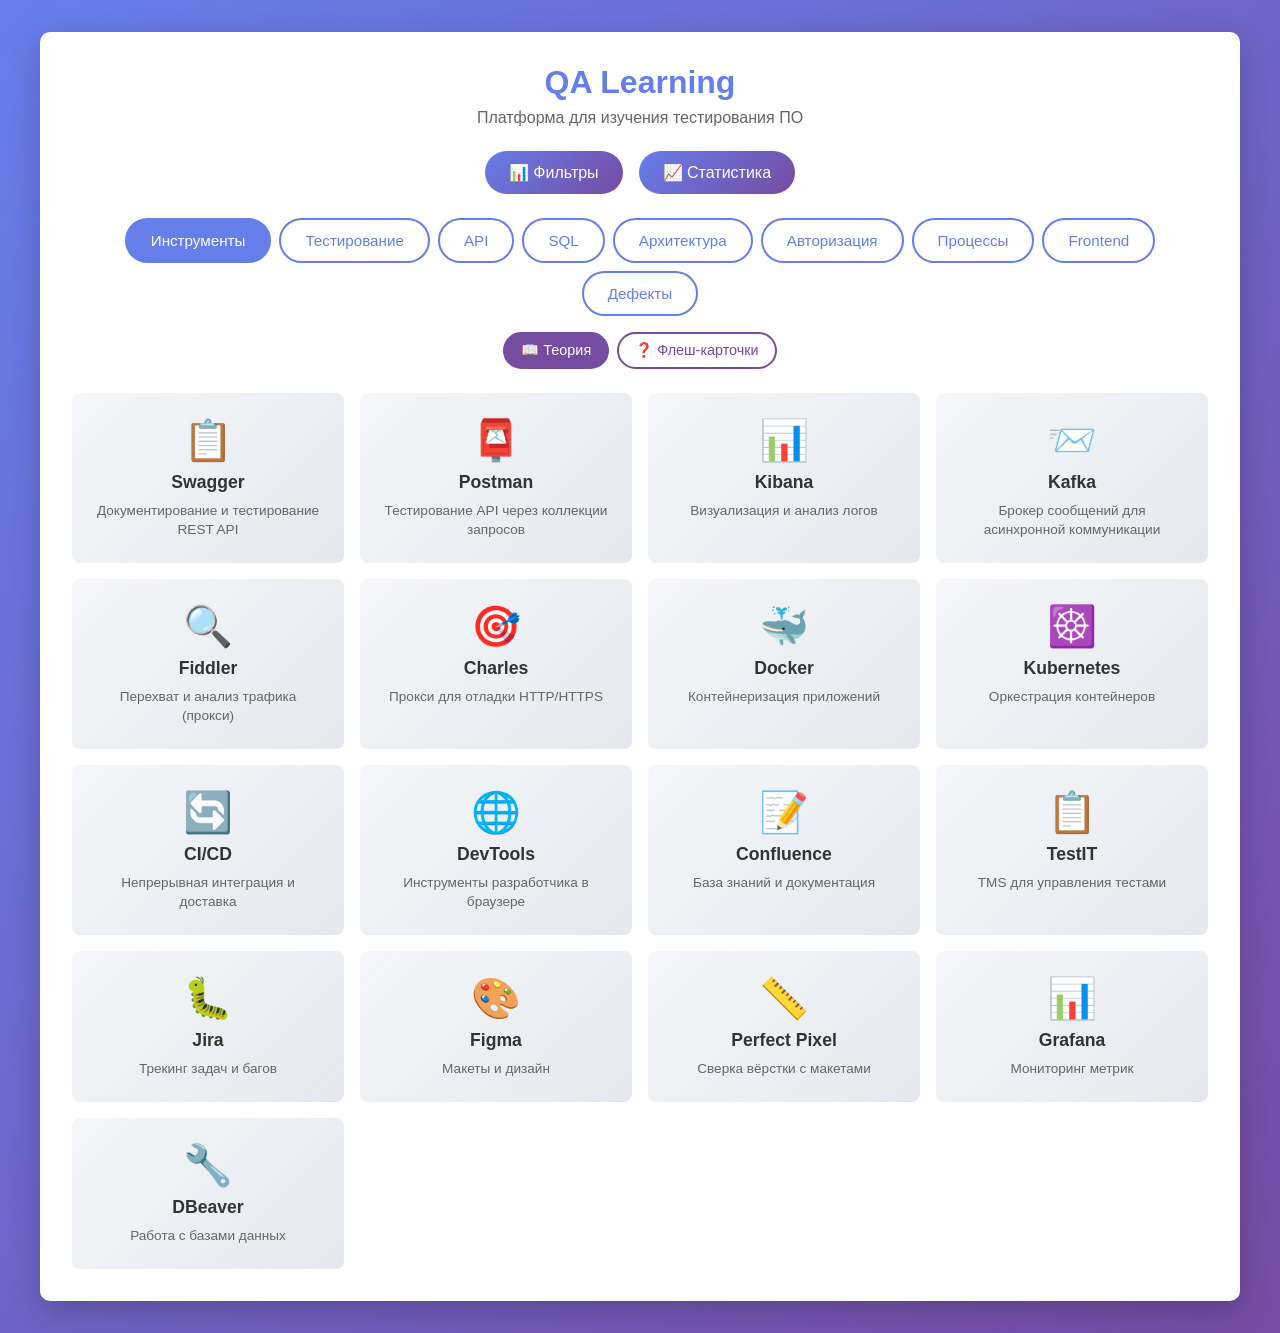
<file: index.html>
<!DOCTYPE html>
<html lang="ru">
<head>
    <meta charset="UTF-8">
    <meta name="viewport" content="width=device-width, initial-scale=1.0">
    <title>QA Learning</title>
    <link rel="stylesheet" href="style.css">
</head>
<body>
    <div class="container">
        <h1>QA Learning</h1>
        <p class="subtitle">Платформа для изучения тестирования ПО</p>
        <div class="header-links">
            <a href="filters.html" class="stats-link">📊 Фильтры</a>
            <a href="stats.html" class="stats-link">📈 Статистика</a>
        </div>
        <div id="section-tabs"></div>
        <div class="cards" id="app"></div>
    </div>
    <div class="modal" id="modal">
        <div class="modal-content">
            <button class="modal-close" id="modal-close">&times;</button>
            <div id="modal-body"></div>
        </div>
    </div>
    <script src="script.js"></script>
</body>
</html>
</file>
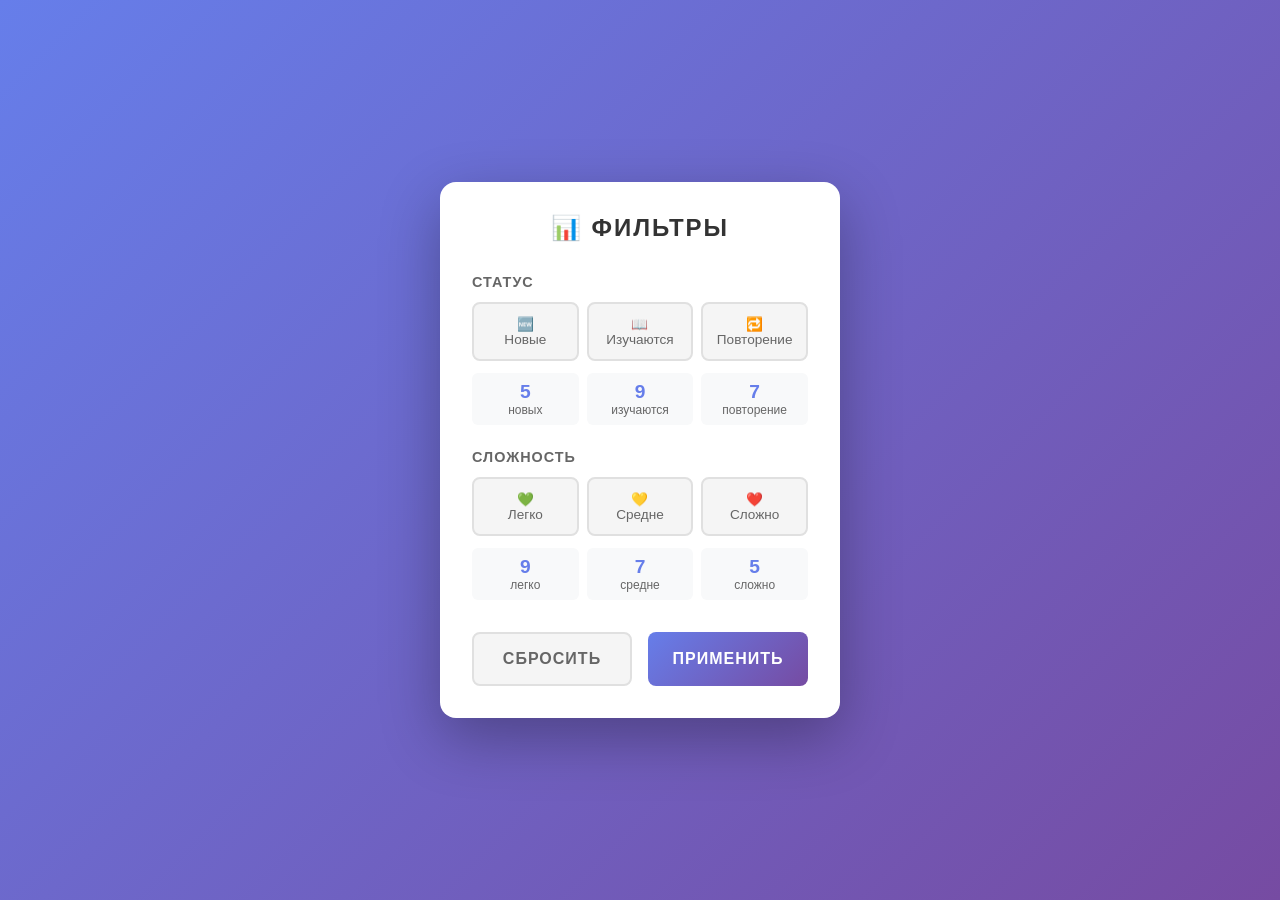
<file: filters.html>
<!DOCTYPE html>
<html lang="ru">
<head>
    <meta charset="UTF-8">
    <meta name="viewport" content="width=device-width, initial-scale=1.0">
    <title>QA Learning - Фильтры</title>
    <style>
        * {
            margin: 0;
            padding: 0;
            box-sizing: border-box;
        }

        body {
            font-family: -apple-system, BlinkMacSystemFont, 'Segoe UI', Roboto, Oxygen, Ubuntu, sans-serif;
            background: linear-gradient(135deg, #667eea 0%, #764ba2 100%);
            min-height: 100vh;
            display: flex;
            justify-content: center;
            align-items: center;
            padding: 1rem;
        }

        .container {
            background: white;
            border-radius: 16px;
            padding: 2rem;
            width: 100%;
            max-width: 400px;
            box-shadow: 0 20px 60px rgba(0, 0, 0, 0.3);
        }

        .header {
            text-align: center;
            margin-bottom: 2rem;
        }

        .header h1 {
            font-size: 1.5rem;
            font-weight: 700;
            color: #333;
            letter-spacing: 2px;
            text-transform: uppercase;
        }

        .filter-group {
            margin-bottom: 1.5rem;
        }

        .filter-label {
            font-size: 0.9rem;
            font-weight: 600;
            color: #666;
            margin-bottom: 0.75rem;
            text-transform: uppercase;
            letter-spacing: 1px;
        }

        .filter-options {
            display: grid;
            grid-template-columns: repeat(3, 1fr);
            gap: 0.5rem;
        }

        .filter-option {
            position: relative;
        }

        .filter-option input[type="radio"] {
            position: absolute;
            opacity: 0;
            width: 0;
            height: 0;
        }

        .filter-option label {
            display: flex;
            align-items: center;
            justify-content: center;
            padding: 0.75rem 0.5rem;
            background: #f5f5f5;
            border: 2px solid #e0e0e0;
            border-radius: 8px;
            cursor: pointer;
            font-size: 0.85rem;
            font-weight: 500;
            color: #666;
            transition: all 0.3s ease;
            text-align: center;
            min-height: 50px;
        }

        .filter-option label:hover {
            background: #e8e8e8;
            border-color: #ccc;
        }

        .filter-option input[type="radio"]:checked + label {
            background: linear-gradient(135deg, #667eea 0%, #764ba2 100%);
            border-color: #667eea;
            color: white;
            box-shadow: 0 4px 15px rgba(102, 126, 234, 0.4);
        }

        .filter-option input[type="checkbox"] {
            position: absolute;
            opacity: 0;
            width: 0;
            height: 0;
        }

        .filter-option input[type="checkbox"]:checked + label {
            background: linear-gradient(135deg, #667eea 0%, #764ba2 100%);
            border-color: #667eea;
            color: white;
            box-shadow: 0 4px 15px rgba(102, 126, 234, 0.4);
        }

        .buttons {
            display: grid;
            grid-template-columns: 1fr 1fr;
            gap: 1rem;
            margin-top: 2rem;
        }

        .btn {
            padding: 1rem;
            border: none;
            border-radius: 8px;
            font-size: 1rem;
            font-weight: 600;
            cursor: pointer;
            transition: all 0.3s ease;
            text-transform: uppercase;
            letter-spacing: 1px;
        }

        .btn-reset {
            background: #f5f5f5;
            color: #666;
            border: 2px solid #e0e0e0;
        }

        .btn-reset:hover {
            background: #e8e8e8;
            border-color: #ccc;
        }

        .btn-apply {
            background: linear-gradient(135deg, #667eea 0%, #764ba2 100%);
            color: white;
            border: none;
        }

        .btn-apply:hover {
            transform: translateY(-2px);
            box-shadow: 0 6px 20px rgba(102, 126, 234, 0.4);
        }

        .btn-apply:active {
            transform: translateY(0);
        }

        /* Счётчики */
        .counters {
            display: grid;
            grid-template-columns: repeat(3, 1fr);
            gap: 0.5rem;
            margin-top: 0.75rem;
        }

        .counter {
            text-align: center;
            padding: 0.5rem;
            background: #f8f9fa;
            border-radius: 6px;
            font-size: 0.75rem;
            color: #666;
        }

        .counter-value {
            display: block;
            font-size: 1.2rem;
            font-weight: bold;
            color: #667eea;
        }

        /* Результаты */
        .results {
            margin-top: 2rem;
            padding: 1.5rem;
            background: #f8f9fa;
            border-radius: 8px;
            display: none;
        }

        .results.active {
            display: block;
        }

        .results h3 {
            font-size: 1rem;
            color: #333;
            margin-bottom: 1rem;
        }

        .results-list {
            list-style: none;
        }

        .results-item {
            padding: 0.75rem;
            background: white;
            border-radius: 6px;
            margin-bottom: 0.5rem;
            border-left: 3px solid #667eea;
        }

        .results-item strong {
            color: #333;
        }

        .results-item span {
            color: #666;
            font-size: 0.85rem;
        }

        /* Адаптив */
        @media (max-width: 480px) {
            .container {
                padding: 1.5rem;
            }

            .filter-options {
                grid-template-columns: 1fr;
            }

            .buttons {
                grid-template-columns: 1fr;
            }
        }
    </style>
</head>
<body>
    <div class="container">
        <div class="header">
            <h1>📊 Фильтры</h1>
        </div>

        <!-- Фильтр: Статус -->
        <div class="filter-group">
            <div class="filter-label">Статус</div>
            <div class="filter-options">
                <div class="filter-option">
                    <input type="radio" name="status" id="status-new" value="new">
                    <label for="status-new">🆕<br>Новые</label>
                </div>
                <div class="filter-option">
                    <input type="radio" name="status" id="status-study" value="study">
                    <label for="status-study">📖<br>Изучаются</label>
                </div>
                <div class="filter-option">
                    <input type="radio" name="status" id="status-repeat" value="repeat">
                    <label for="status-repeat">🔁<br>Повторение</label>
                </div>
            </div>
            <div class="counters">
                <div class="counter">
                    <span class="counter-value" id="count-new">0</span>
                    новых
                </div>
                <div class="counter">
                    <span class="counter-value" id="count-study">0</span>
                    изучаются
                </div>
                <div class="counter">
                    <span class="counter-value" id="count-repeat">0</span>
                    повторение
                </div>
            </div>
        </div>

        <!-- Фильтр: Сложность -->
        <div class="filter-group">
            <div class="filter-label">Сложность</div>
            <div class="filter-options">
                <div class="filter-option">
                    <input type="checkbox" name="difficulty" id="diff-easy" value="easy">
                    <label for="diff-easy">💚<br>Легко</label>
                </div>
                <div class="filter-option">
                    <input type="checkbox" name="difficulty" id="diff-medium" value="medium">
                    <label for="diff-medium">💛<br>Средне</label>
                </div>
                <div class="filter-option">
                    <input type="checkbox" name="difficulty" id="diff-hard" value="hard">
                    <label for="diff-hard">❤️<br>Сложно</label>
                </div>
            </div>
            <div class="counters">
                <div class="counter">
                    <span class="counter-value" id="count-easy">0</span>
                    легко
                </div>
                <div class="counter">
                    <span class="counter-value" id="count-medium">0</span>
                    средне
                </div>
                <div class="counter">
                    <span class="counter-value" id="count-hard">0</span>
                    сложно
                </div>
            </div>
        </div>

        <!-- Кнопки -->
        <div class="buttons">
            <button class="btn btn-reset" onclick="resetFilters()">Сбросить</button>
            <button class="btn btn-apply" onclick="applyFilters()">Применить</button>
        </div>

        <!-- Результаты -->
        <div class="results" id="results">
            <h3>📋 Результаты фильтрации:</h3>
            <ul class="results-list" id="results-list"></ul>
        </div>
    </div>

    <script>
        // Данные карточек (можно расширять)
        const flashcardsData = [
            { id: 1, question: 'Что такое Swagger?', answer: 'Инструмент для документирования API', status: 'study', difficulty: 'easy' },
            { id: 2, question: 'Что такое Postman?', answer: 'Инструмент для тестирования API', status: 'study', difficulty: 'easy' },
            { id: 3, question: 'Что такое Kibana?', answer: 'Визуализация и анализ логов', status: 'repeat', difficulty: 'medium' },
            { id: 4, question: 'Что такое Kafka?', answer: 'Брокер сообщений для асинхронной коммуникации', status: 'new', difficulty: 'hard' },
            { id: 5, question: 'Что такое Fiddler?', answer: 'Прокси для перехвата трафика', status: 'study', difficulty: 'medium' },
            { id: 6, question: 'Что такое Docker?', answer: 'Контейнеризация приложений', status: 'repeat', difficulty: 'hard' },
            { id: 7, question: 'Что такое Kubernetes?', answer: 'Оркестрация контейнеров', status: 'new', difficulty: 'hard' },
            { id: 8, question: 'Что такое CI/CD?', answer: 'Непрерывная интеграция и доставка', status: 'study', difficulty: 'medium' },
            { id: 9, question: 'Что такое DevTools?', answer: 'Инструменты разработчика в браузере', status: 'repeat', difficulty: 'easy' },
            { id: 10, question: 'Что такое тестирование?', answer: 'Оценка качества системы', status: 'repeat', difficulty: 'easy' },
            { id: 11, question: 'Виды тестирования', answer: 'Функциональное, нефункциональное, связанное с изменениями', status: 'study', difficulty: 'medium' },
            { id: 12, question: 'Методы тест-дизайна', answer: 'Эквивалентное разделение, граничные значения и др.', status: 'new', difficulty: 'hard' },
            { id: 13, question: 'REST vs SOAP', answer: 'REST — архитектурный стиль, SOAP — протокол', status: 'study', difficulty: 'medium' },
            { id: 14, question: 'HTTP-методы', answer: 'GET, POST, PUT, PATCH, DELETE', status: 'repeat', difficulty: 'easy' },
            { id: 15, question: 'Что такое SQL?', answer: 'Язык структурированных запросов', status: 'new', difficulty: 'medium' },
            { id: 16, question: 'Что такое JOIN?', answer: 'Объединение данных из таблиц', status: 'study', difficulty: 'medium' },
            { id: 17, question: 'Клиент-сервер', answer: 'Модель сети с разделением ответственности', status: 'repeat', difficulty: 'easy' },
            { id: 18, question: 'Микросервисы', answer: 'Архитектура из независимых сервисов', status: 'new', difficulty: 'hard' },
            { id: 19, question: 'Идентификация', answer: 'Процесс определения кто вы есть', status: 'repeat', difficulty: 'easy' },
            { id: 20, question: 'Аутентификация', answer: 'Проверка что вы тот, кем представляетесь', status: 'study', difficulty: 'easy' },
            { id: 21, question: 'Авторизация', answer: 'Определение что вы можете делать', status: 'study', difficulty: 'easy' },
        ];

        // Инициализация
        document.addEventListener('DOMContentLoaded', () => {
            updateCounters();
        });

        // Обновление счётчиков
        function updateCounters() {
            const statusCounts = { new: 0, study: 0, repeat: 0 };
            const difficultyCounts = { easy: 0, medium: 0, hard: 0 };

            flashcardsData.forEach(card => {
                statusCounts[card.status]++;
                difficultyCounts[card.difficulty]++;
            });

            document.getElementById('count-new').textContent = statusCounts.new;
            document.getElementById('count-study').textContent = statusCounts.study;
            document.getElementById('count-repeat').textContent = statusCounts.repeat;

            document.getElementById('count-easy').textContent = difficultyCounts.easy;
            document.getElementById('count-medium').textContent = difficultyCounts.medium;
            document.getElementById('count-hard').textContent = difficultyCounts.hard;
        }

        // Сброс фильтров
        function resetFilters() {
            // Сброс статусов
            document.querySelectorAll('input[name="status"]').forEach(input => {
                input.checked = false;
            });

            // Сброс сложности
            document.querySelectorAll('input[name="difficulty"]').forEach(input => {
                input.checked = false;
            });

            // Скрыть результаты
            document.getElementById('results').classList.remove('active');

            // Обновить счётчики
            updateCounters();
        }

        // Применение фильтров
        function applyFilters() {
            const selectedStatus = document.querySelector('input[name="status"]:checked');
            const selectedDifficulties = document.querySelectorAll('input[name="difficulty"]:checked');

            let filtered = flashcardsData;

            // Фильтр по статусу
            if (selectedStatus) {
                filtered = filtered.filter(card => card.status === selectedStatus.value);
            }

            // Фильтр по сложности
            if (selectedDifficulties.length > 0) {
                const difficulties = Array.from(selectedDifficulties).map(input => input.value);
                filtered = filtered.filter(card => difficulties.includes(card.difficulty));
            }

            showResults(filtered);
        }

        // Показ результатов
        function showResults(cards) {
            const resultsDiv = document.getElementById('results');
            const resultsList = document.getElementById('results-list');

            if (cards.length === 0) {
                resultsList.innerHTML = '<li class="results-item">Ничего не найдено</li>';
            } else {
                resultsList.innerHTML = cards.map(card => `
                    <li class="results-item">
                        <strong>${card.question}</strong><br>
                        <span>${card.answer}</span><br>
                        <span style="font-size: 0.75rem; color: #999;">
                            Статус: ${getStatusName(card.status)} | 
                            Сложность: ${getDifficultyName(card.difficulty)}
                        </span>
                    </li>
                `).join('');
            }

            resultsDiv.classList.add('active');
        }

        function getStatusName(status) {
            const names = {
                new: '🆕 Новые',
                study: '📖 Изучаются',
                repeat: '🔁 Повторение'
            };
            return names[status] || status;
        }

        function getDifficultyName(difficulty) {
            const names = {
                easy: '💚 Легко',
                medium: '💛 Средне',
                hard: '❤️ Сложно'
            };
            return names[difficulty] || difficulty;
        }
    </script>
</body>
</html>
</file>
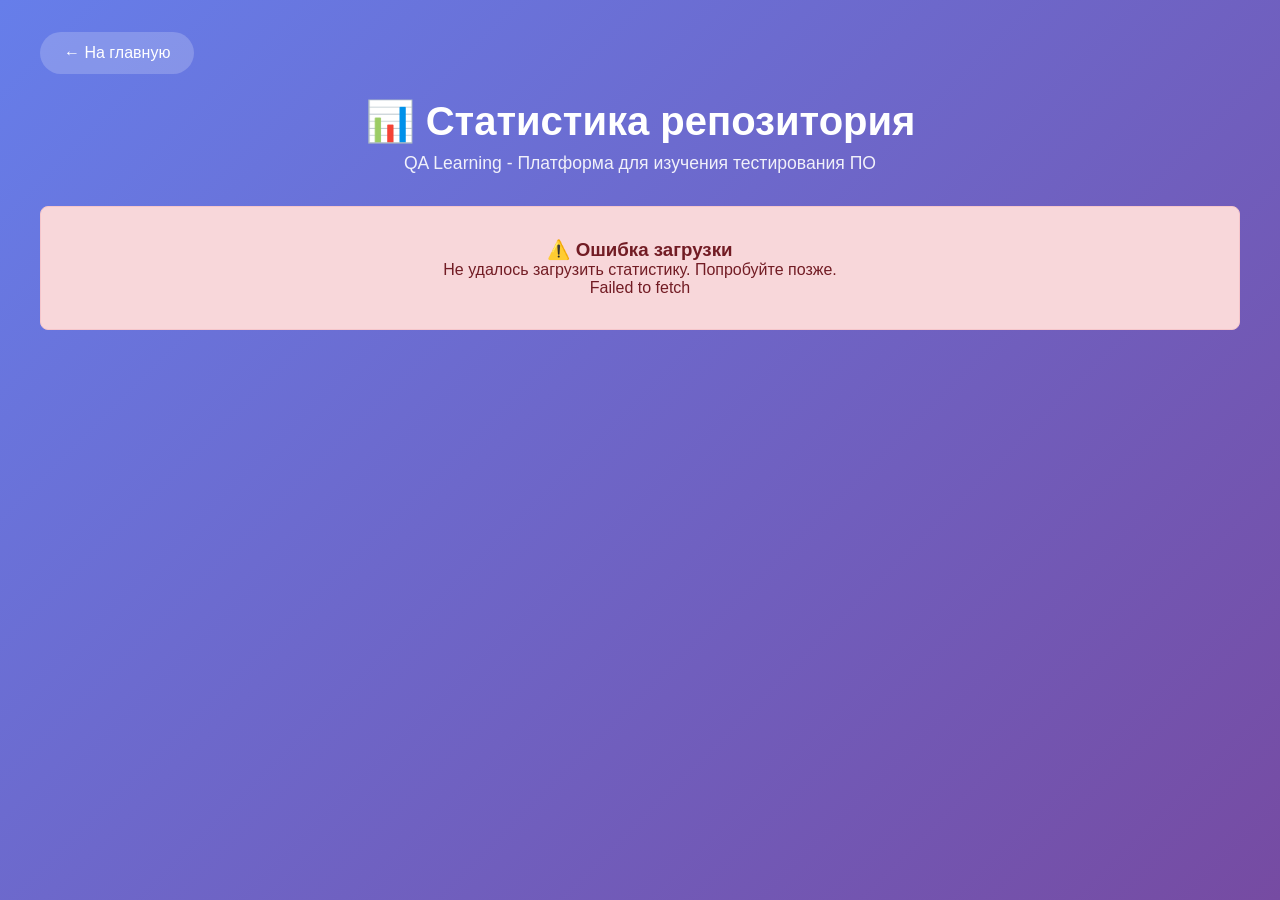
<file: stats.html>
<!DOCTYPE html>
<html lang="ru">
<head>
    <meta charset="UTF-8">
    <meta name="viewport" content="width=device-width, initial-scale=1.0">
    <title>QA Learning - Статистика</title>
    <style>
        * {
            margin: 0;
            padding: 0;
            box-sizing: border-box;
        }

        body {
            font-family: -apple-system, BlinkMacSystemFont, 'Segoe UI', Roboto, Oxygen, Ubuntu, sans-serif;
            background: linear-gradient(135deg, #667eea 0%, #764ba2 100%);
            min-height: 100vh;
            padding: 2rem;
        }

        .container {
            max-width: 1200px;
            margin: 0 auto;
        }

        .header {
            text-align: center;
            margin-bottom: 2rem;
            color: white;
        }

        .header h1 {
            font-size: 2.5rem;
            margin-bottom: 0.5rem;
        }

        .header p {
            font-size: 1.1rem;
            opacity: 0.9;
        }

        .back-link {
            display: inline-block;
            margin-bottom: 1.5rem;
            color: white;
            text-decoration: none;
            background: rgba(255, 255, 255, 0.2);
            padding: 0.75rem 1.5rem;
            border-radius: 25px;
            transition: background 0.3s;
        }

        .back-link:hover {
            background: rgba(255, 255, 255, 0.3);
        }

        .stats-grid {
            display: grid;
            grid-template-columns: repeat(auto-fit, minmax(250px, 1fr));
            gap: 1.5rem;
            margin-bottom: 2rem;
        }

        .stat-card {
            background: white;
            border-radius: 16px;
            padding: 2rem;
            text-align: center;
            box-shadow: 0 10px 30px rgba(0, 0, 0, 0.2);
            transition: transform 0.3s;
        }

        .stat-card:hover {
            transform: translateY(-5px);
        }

        .stat-icon {
            font-size: 3rem;
            margin-bottom: 1rem;
        }

        .stat-value {
            font-size: 2.5rem;
            font-weight: bold;
            color: #667eea;
            margin-bottom: 0.5rem;
        }

        .stat-label {
            font-size: 1rem;
            color: #666;
        }

        .info-section {
            background: white;
            border-radius: 16px;
            padding: 2rem;
            margin-bottom: 1.5rem;
            box-shadow: 0 10px 30px rgba(0, 0, 0, 0.2);
        }

        .info-section h2 {
            color: #333;
            margin-bottom: 1.5rem;
            display: flex;
            align-items: center;
            gap: 0.5rem;
        }

        .info-grid {
            display: grid;
            grid-template-columns: repeat(auto-fit, minmax(300px, 1fr));
            gap: 1rem;
        }

        .info-item {
            padding: 1rem;
            background: #f8f9fa;
            border-radius: 8px;
            border-left: 4px solid #667eea;
        }

        .info-item strong {
            color: #333;
        }

        .info-item span {
            color: #666;
        }

        .commit-list {
            list-style: none;
        }

        .commit-item {
            padding: 1rem;
            border-left: 3px solid #667eea;
            background: #f8f9fa;
            margin-bottom: 0.75rem;
            border-radius: 0 8px 8px 0;
            transition: background 0.3s;
        }

        .commit-item:hover {
            background: #e9ecef;
        }

        .commit-message {
            font-weight: 600;
            color: #333;
            margin-bottom: 0.5rem;
        }

        .commit-meta {
            font-size: 0.85rem;
            color: #666;
        }

        .commit-hash {
            font-family: monospace;
            background: #667eea;
            color: white;
            padding: 0.2rem 0.5rem;
            border-radius: 4px;
            font-size: 0.75rem;
            margin-left: 0.5rem;
        }

        .loading {
            text-align: center;
            padding: 3rem;
            font-size: 1.2rem;
            color: white;
        }

        .error {
            text-align: center;
            padding: 2rem;
            color: #721c24;
            background: #f8d7da;
            border-radius: 8px;
            border: 1px solid #f5c6cb;
        }

        .tech-stack {
            display: flex;
            flex-wrap: wrap;
            gap: 0.75rem;
            margin-top: 1rem;
        }

        .tech-badge {
            background: linear-gradient(135deg, #667eea 0%, #764ba2 100%);
            color: white;
            padding: 0.5rem 1rem;
            border-radius: 20px;
            font-size: 0.9rem;
            font-weight: 500;
        }

        .file-tree {
            background: #f8f9fa;
            padding: 1.5rem;
            border-radius: 8px;
            font-family: 'Courier New', monospace;
            font-size: 0.9rem;
        }

        .file-tree ul {
            list-style: none;
        }

        .file-tree li {
            padding: 0.5rem 0;
        }

        .file-icon {
            margin-right: 0.5rem;
        }

        .activity-chart {
            display: grid;
            grid-template-columns: repeat(52, 1fr);
            gap: 3px;
            margin-top: 1rem;
            overflow-x: auto;
        }

        .activity-day {
            width: 12px;
            height: 12px;
            border-radius: 2px;
            background: #ebedf0;
        }

        .activity-day.level-0 { background: #ebedf0; }
        .activity-day.level-1 { background: #9be9a8; }
        .activity-day.level-2 { background: #40c463; }
        .activity-day.level-3 { background: #30a14e; }
        .activity-day.level-4 { background: #216e39; }

        .chart-legend {
            display: flex;
            justify-content: flex-end;
            align-items: center;
            gap: 0.5rem;
            margin-top: 0.5rem;
            font-size: 0.75rem;
            color: #666;
        }

        .legend-box {
            width: 12px;
            height: 12px;
            border-radius: 2px;
            display: inline-block;
        }

        .language-bar {
            display: flex;
            height: 30px;
            border-radius: 15px;
            overflow: hidden;
            margin-top: 1rem;
        }

        .language-segment {
            display: flex;
            align-items: center;
            justify-content: center;
            color: white;
            font-size: 0.85rem;
            font-weight: 600;
            padding: 0 0.5rem;
        }

        @media (max-width: 768px) {
            body {
                padding: 1rem;
            }

            .header h1 {
                font-size: 1.8rem;
            }

            .stats-grid {
                grid-template-columns: repeat(2, 1fr);
            }

            .activity-chart {
                grid-template-columns: repeat(52, 1fr);
            }
        }
    </style>
</head>
<body>
    <div class="container">
        <a href="index.html" class="back-link">← На главную</a>
        
        <div class="header">
            <h1>📊 Статистика репозитория</h1>
            <p>QA Learning - Платформа для изучения тестирования ПО</p>
        </div>
        
        <div id="stats-content">
            <div class="loading">⏳ Загрузка статистики...</div>
        </div>
    </div>
    
    <script>
        const REPO_OWNER = 'BagirovJef';
        const REPO_NAME = 'qa-learning';
        
        async function fetchStats() {
            try {
                const repoResponse = await fetch(`https://api.github.com/repos/${REPO_OWNER}/${REPO_NAME}`);
                const repo = await repoResponse.json();
                
                const commitsResponse = await fetch(`https://api.github.com/repos/${REPO_OWNER}/${REPO_NAME}/commits?per_page=10`);
                const commits = await commitsResponse.json();
                
                const contentsResponse = await fetch(`https://api.github.com/repos/${REPO_OWNER}/${REPO_NAME}/contents`);
                const contents = await contentsResponse.json();
                
                const contributorsResponse = await fetch(`https://api.github.com/repos/${REPO_OWNER}/${REPO_NAME}/contributors`);
                const contributors = await contributorsResponse.json();
                
                renderStats(repo, commits, contents, contributors);
            } catch (error) {
                document.getElementById('stats-content').innerHTML = `
                    <div class="error">
                        <h3>⚠️ Ошибка загрузки</h3>
                        <p>Не удалось загрузить статистику. Попробуйте позже.</p>
                        <p>${error.message}</p>
                    </div>
                `;
            }
        }
        
        function renderStats(repo, commits, contents, contributors) {
            const statsContent = document.getElementById('stats-content');
            
            const createdAt = new Date(repo.created_at).toLocaleDateString('ru-RU', {
                year: 'numeric',
                month: 'long',
                day: 'numeric'
            });
            
            const updatedAt = new Date(repo.updated_at).toLocaleDateString('ru-RU', {
                year: 'numeric',
                month: 'short',
                day: 'numeric'
            });
            
            const fileTree = contents.map(item => {
                const icon = item.type === 'dir' ? '📁' : '📄';
                return `<li><span class="file-icon">${icon}</span>${item.name}</li>`;
            }).join('');
            
            const commitList = commits.map((commit, index) => {
                const date = new Date(commit.commit.author.date).toLocaleDateString('ru-RU', {
                    day: 'numeric',
                    month: 'short',
                    hour: '2-digit',
                    minute: '2-digit'
                });
                const shortHash = commit.sha.substring(0, 7);
                return `
                    <li class="commit-item">
                        <div class="commit-message">
                            ${commit.commit.message}
                            <span class="commit-hash">${shortHash}</span>
                        </div>
                        <div class="commit-meta">👤 ${commit.commit.author.name} • 📅 ${date}</div>
                    </li>
                `;
            }).join('');
            
            const totalCommits = commits.length;
            const totalFiles = contents.filter(i => i.type === 'file').length;
            const totalDirs = contents.filter(i => i.type === 'dir').length;
            
            const activityDays = generateActivityDays(totalCommits);
            
            statsContent.innerHTML = `
                <div class="stats-grid">
                    <div class="stat-card">
                        <div class="stat-icon">⭐</div>
                        <div class="stat-value">${repo.stargazers_count}</div>
                        <div class="stat-label">Звёзд</div>
                    </div>
                    <div class="stat-card">
                        <div class="stat-icon">🍴</div>
                        <div class="stat-value">${repo.forks_count}</div>
                        <div class="stat-label">Форков</div>
                    </div>
                    <div class="stat-card">
                        <div class="stat-icon">👁️</div>
                        <div class="stat-value">${repo.watchers_count}</div>
                        <div class="stat-label">Наблюдающих</div>
                    </div>
                    <div class="stat-card">
                        <div class="stat-icon">📦</div>
                        <div class="stat-value">${totalFiles}</div>
                        <div class="stat-label">Файлов</div>
                    </div>
                    <div class="stat-card">
                        <div class="stat-icon">📝</div>
                        <div class="stat-value">${totalCommits}</div>
                        <div class="stat-label">Коммитов</div>
                    </div>
                    <div class="stat-card">
                        <div class="stat-icon">👥</div>
                        <div class="stat-value">${contributors.length || 1}</div>
                        <div class="stat-label">Участников</div>
                    </div>
                </div>
                
                <div class="info-section">
                    <h2>📋 Информация о репозитории</h2>
                    <div class="info-grid">
                        <div class="info-item">
                            <strong>Название:</strong> <span>${repo.name}</span>
                        </div>
                        <div class="info-item">
                            <strong>Описание:</strong> <span>${repo.description || 'Нет описания'}</span>
                        </div>
                        <div class="info-item">
                            <strong>Владелец:</strong> <span>${repo.owner.login}</span>
                        </div>
                        <div class="info-item">
                            <strong>Язык:</strong> <span>${repo.language || 'Не указан'}</span>
                        </div>
                        <div class="info-item">
                            <strong>Создан:</strong> <span>${createdAt}</span>
                        </div>
                        <div class="info-item">
                            <strong>Обновлён:</strong> <span>${updatedAt}</span>
                        </div>
                        <div class="info-item">
                            <strong>Размер:</strong> <span>${repo.size} KB</span>
                        </div>
                        <div class="info-item">
                            <strong>Папок:</strong> <span>${totalDirs}</span>
                        </div>
                    </div>
                    <div class="tech-stack">
                        <span class="tech-badge">HTML</span>
                        <span class="tech-badge">CSS</span>
                        <span class="tech-badge">JavaScript</span>
                        <span class="tech-badge">GitHub Pages</span>
                    </div>
                </div>
                
                <div class="info-section">
                    <h2>📈 Активность (коммиты)</h2>
                    <div class="activity-chart">
                        ${activityDays}
                    </div>
                    <div class="chart-legend">
                        <span>Less</span>
                        <span class="legend-box" style="background: #ebedf0;"></span>
                        <span class="legend-box" style="background: #9be9a8;"></span>
                        <span class="legend-box" style="background: #40c463;"></span>
                        <span class="legend-box" style="background: #30a14e;"></span>
                        <span class="legend-box" style="background: #216e39;"></span>
                        <span>More</span>
                    </div>
                </div>
                
                <div class="info-section">
                    <h2>📝 Последние коммиты</h2>
                    <ul class="commit-list">
                        ${commitList}
                    </ul>
                </div>
                
                <div class="info-section">
                    <h2>📁 Структура проекта</h2>
                    <div class="file-tree">
                        <ul>
                            ${fileTree}
                        </ul>
                    </div>
                </div>
                
                <div class="info-section">
                    <h2>👥 Участники</h2>
                    <div class="info-grid">
                        ${contributors.map(c => `
                            <div class="info-item">
                                <strong>👤 ${c.login}</strong><br>
                                <span>Коммитов: ${c.contributions}</span>
                            </div>
                        `).join('') || '<div class="info-item"><strong>👤 ${repo.owner.login}</strong><br><span>Владелец репозитория</span></div>'}
                    </div>
                </div>
            `;
        }
        
        function generateActivityDays(totalCommits) {
            const days = [];
            const weeks = 52;
            const daysPerWeek = 7;
            const avgCommitsPerDay = totalCommits / (weeks * daysPerWeek);
            
            for (let i = 0; i < weeks * daysPerWeek; i++) {
                const random = Math.random();
                let level = 0;
                
                if (random < 0.3) level = 0;
                else if (random < 0.5) level = 1;
                else if (random < 0.7) level = 2;
                else if (random < 0.9) level = 3;
                else level = 4;
                
                days.push(`<div class="activity-day level-${level}" title="Коммитов: ${level * 2}"></div>`);
            }
            
            return days.join('');
        }
        
        document.addEventListener('DOMContentLoaded', fetchStats);
    </script>
</body>
</html>
</file>
<file: style.css>
* {
    margin: 0;
    padding: 0;
    box-sizing: border-box;
}

body {
    font-family: 'Segoe UI', Tahoma, Geneva, Verdana, sans-serif;
    background: linear-gradient(135deg, #667eea 0%, #764ba2 100%);
    min-height: 100vh;
    display: flex;
    justify-content: center;
    align-items: flex-start;
    padding: 2rem 1rem;
}

.container {
    background: white;
    padding: 2rem;
    border-radius: 10px;
    box-shadow: 0 10px 30px rgba(0, 0, 0, 0.2);
    text-align: center;
    max-width: 1200px;
    width: 100%;
}

h1 {
    color: #667eea;
    margin-bottom: 0.5rem;
}

.subtitle {
    color: #666;
    margin-bottom: 1.5rem;
}

/* Header links */
.header-links {
    margin-bottom: 1.5rem;
    display: flex;
    gap: 1rem;
    justify-content: center;
    flex-wrap: wrap;
}

.stats-link {
    display: inline-block;
    padding: 0.75rem 1.5rem;
    background: linear-gradient(135deg, #667eea 0%, #764ba2 100%);
    color: white;
    text-decoration: none;
    border-radius: 25px;
    font-weight: 500;
    transition: transform 0.3s, box-shadow 0.3s;
}

.stats-link:hover {
    transform: translateY(-2px);
    box-shadow: 0 5px 15px rgba(102, 126, 234, 0.4);
}

/* Tabs */
#section-tabs {
    margin-bottom: 1.5rem;
}

.tabs {
    display: flex;
    flex-wrap: wrap;
    gap: 0.5rem;
    justify-content: center;
    margin-bottom: 1rem;
}

.tab {
    padding: 0.75rem 1.5rem;
    border: 2px solid #667eea;
    background: white;
    color: #667eea;
    border-radius: 25px;
    cursor: pointer;
    font-size: 0.95rem;
    font-weight: 500;
    transition: all 0.3s;
}

.tab:hover {
    background: #f0f0f0;
}

.tab.active {
    background: #667eea;
    color: white;
}

.mode-tabs {
    display: flex;
    gap: 0.5rem;
    justify-content: center;
}

.mode-tab {
    padding: 0.5rem 1rem;
    border: 2px solid #764ba2;
    background: white;
    color: #764ba2;
    border-radius: 20px;
    cursor: pointer;
    font-size: 0.9rem;
    font-weight: 500;
    transition: all 0.3s;
}

.mode-tab:hover {
    background: #f0f0f0;
}

.mode-tab.active {
    background: #764ba2;
    color: white;
}

/* Cards */
.cards {
    display: grid;
    grid-template-columns: repeat(auto-fit, minmax(220px, 1fr));
    gap: 1rem;
    margin-top: 1.5rem;
}

.card {
    background: linear-gradient(135deg, #f5f7fa 0%, #e4e8ec 100%);
    border-radius: 8px;
    padding: 1.5rem;
    text-align: center;
    transition: transform 0.3s, box-shadow 0.3s;
    cursor: pointer;
}

.card:hover {
    transform: translateY(-5px);
    box-shadow: 0 5px 20px rgba(0, 0, 0, 0.15);
}

.card-icon {
    font-size: 2.5rem;
    margin-bottom: 0.5rem;
}

.card-title {
    color: #333;
    font-size: 1.1rem;
    font-weight: 600;
    margin-bottom: 0.5rem;
}

.card-desc {
    color: #666;
    font-size: 0.85rem;
    line-height: 1.4;
}

/* Flashcards */
.flashcard {
    perspective: 1000px;
    height: 200px;
    cursor: pointer;
}

.flashcard-inner {
    position: relative;
    width: 100%;
    height: 100%;
    transition: transform 0.6s;
    transform-style: preserve-3d;
}

.flashcard.flipped .flashcard-inner {
    transform: rotateY(180deg);
}

.flashcard-front,
.flashcard-back {
    position: absolute;
    width: 100%;
    height: 100%;
    -webkit-backface-visibility: hidden;
    backface-visibility: hidden;
    border-radius: 8px;
    padding: 1.5rem;
    display: flex;
    flex-direction: column;
    justify-content: center;
    align-items: center;
}

.flashcard-front {
    background: linear-gradient(135deg, #667eea 0%, #764ba2 100%);
    color: white;
}

.flashcard-back {
    background: linear-gradient(135deg, #f5f7fa 0%, #e4e8ec 100%);
    color: #333;
    transform: rotateY(180deg);
}

.flashcard-icon {
    font-size: 2rem;
    margin-bottom: 0.75rem;
}

.flashcard-question {
    font-size: 1rem;
    font-weight: 600;
    line-height: 1.4;
}

.flashcard-answer {
    font-size: 0.9rem;
    line-height: 1.5;
}

.flashcard-hint {
    position: absolute;
    bottom: 10px;
    font-size: 0.75rem;
    opacity: 0.8;
    color: rgba(255, 255, 255, 0.9);
}

.no-cards {
    color: #666;
    padding: 2rem;
    font-size: 1.1rem;
}

/* Modal */
.modal {
    display: none;
    position: fixed;
    top: 0;
    left: 0;
    width: 100%;
    height: 100%;
    background: rgba(0, 0, 0, 0.6);
    justify-content: center;
    align-items: center;
    z-index: 1000;
}

.modal.active {
    display: flex;
}

.modal-content {
    background: white;
    border-radius: 12px;
    padding: 2rem;
    max-width: 700px;
    width: 90%;
    max-height: 80vh;
    overflow-y: auto;
    position: relative;
}

.modal-close {
    position: absolute;
    top: 10px;
    right: 15px;
    font-size: 2rem;
    background: none;
    border: none;
    cursor: pointer;
    color: #666;
}

.modal-close:hover {
    color: #333;
}

.modal-title {
    color: #667eea;
    font-size: 1.5rem;
    margin-bottom: 1rem;
}

.modal-section {
    margin-bottom: 1.5rem;
}

.modal-section h3 {
    color: #333;
    font-size: 1.1rem;
    margin-bottom: 0.5rem;
}

.modal-section p, .modal-section li {
    color: #555;
    line-height: 1.6;
    font-size: 0.95rem;
}

.modal-section ul {
    padding-left: 1.5rem;
}

.modal-section strong {
    color: #667eea;
}

/* Адаптив */
@media (max-width: 768px) {
    .container {
        padding: 1.5rem;
    }
    
    .tabs {
        flex-direction: column;
    }
    
    .tab {
        width: 100%;
    }
    
    .cards {
        grid-template-columns: 1fr;
    }
}
</file>
